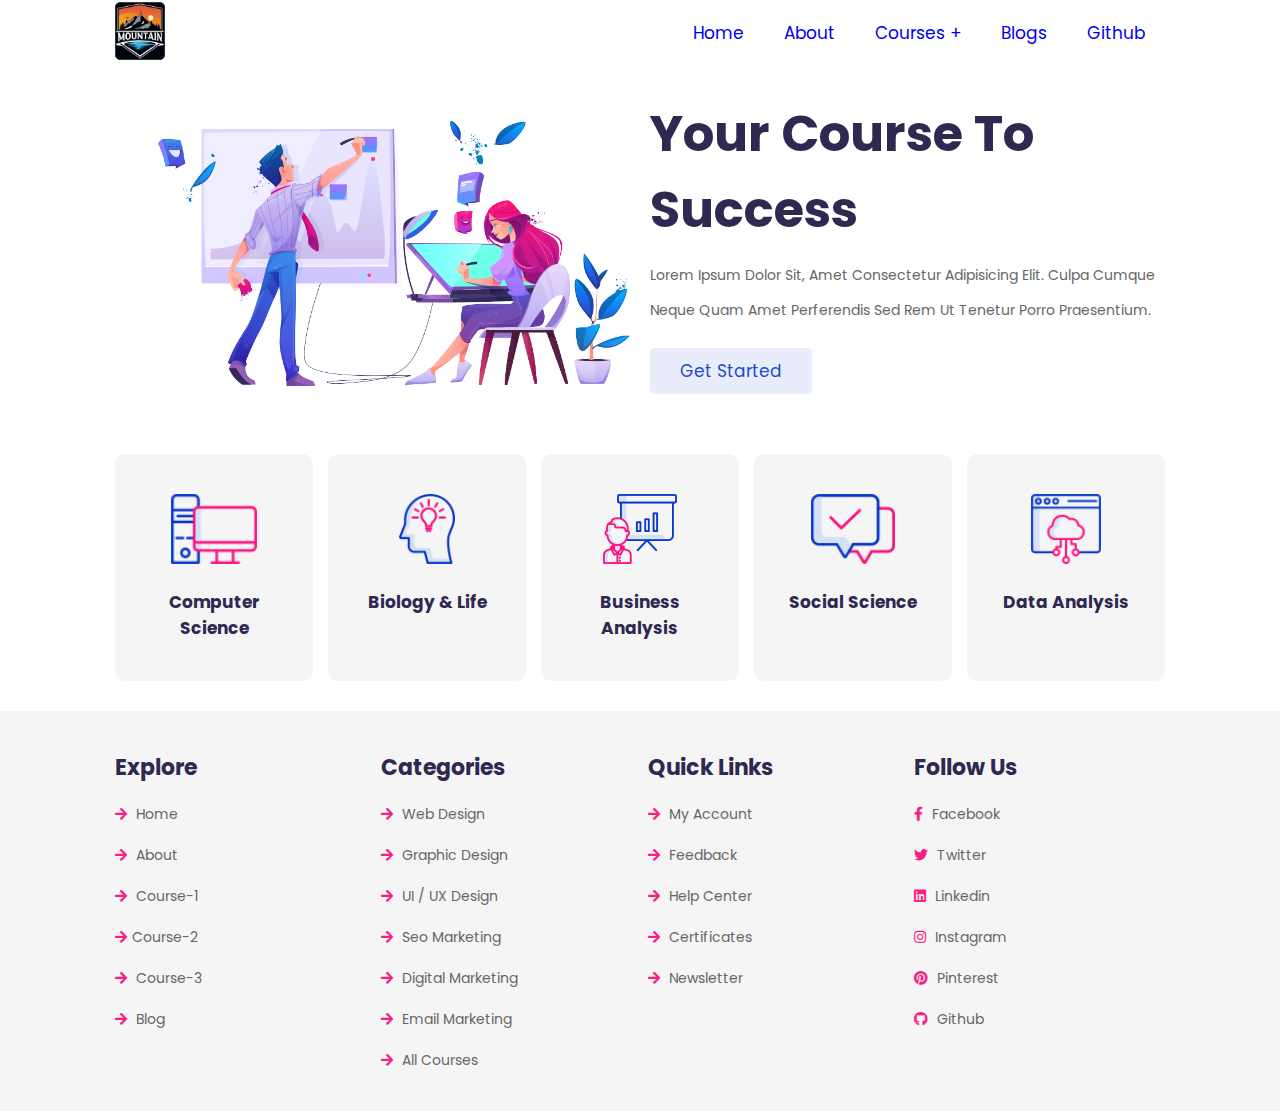
<file: index.html>
<!DOCTYPE html>
<html lang="en">
<head>
    <meta charset="UTF-8">
    <meta http-equiv="X-UA-Compatible" content="IE=edge">
    <meta name="viewport" content="width=device-width, initial-scale=1.0">
    <title>Mountain Coder</title>
    <link rel="icon" type="image/x-icon" href="images/favicon.ico">

    <!-- font awesome cdn link  -->
    <link rel="stylesheet" href="https://cdnjs.cloudflare.com/ajax/libs/font-awesome/5.15.4/css/all.min.css">

    <!-- custom css file link  -->
    <link rel="stylesheet" href="css/style.css">

</head>
<body>
    
<!-- header section starts  -->

<header class="header">

    <a href="index.html" class="logo"> <img src="images/logo.png" alt=""></a>

    <div id="menu-btn" class="fas fa-bars"></div>

    <nav class="navbar">
        <ul>
            <li><a href="index.html">home</a></li>
            <li><a href="about.html">about</a></li>
            <li><a href="#">courses +</a></li>
            <li><a href="blog.html">Blogs</a></li>
            <li><a href="https://github.com/Mountant2021">Github</a></li>
        </ul>
    </nav>

</header>

<!-- header section ends -->

<!-- home section starts  -->

<section class="home">

    <div class="image">
        <img src="images/home-img.png" alt="">
    </div>

    <div class="content">
        <h3>your course to success</h3>
        <p>Lorem ipsum dolor sit, amet consectetur adipisicing elit. Culpa cumque neque quam amet perferendis sed rem ut tenetur porro praesentium.</p>
        <a href="#" class="btn">get started</a>
    </div>

</section>

<!-- home section ends -->

<!-- categories section starts  -->

<section class="category">

    <a href="#" class="box">
        <img src="images/category-1.png" alt="">
        <h3>computer science</h3>
    </a>

    <a href="#" class="box">
        <img src="images/category-2.png" alt="">
        <h3>biology & life</h3>
    </a>

    <a href="#" class="box">
        <img src="images/category-3.png" alt="">
        <h3>business analysis</h3>
    </a>

    <a href="#" class="box">
        <img src="images/category-4.png" alt="">
        <h3>social science</h3>
    </a>

    <a href="#" class="box">
        <img src="images/category-5.png" alt="">
        <h3>data analysis</h3>
    </a>

</section>

<!-- categories section ends -->












<!-- footer section starts  -->

<section class="footer">

    <div class="box-container">

        <div class="box">
            <h3>explore</h3>
            <a href="index.html"> <i class="fas fa-arrow-right"></i> home </a>
            <a href="about.html"> <i class="fas fa-arrow-right"></i> about </a>
            <a href="course-1.html"> <i class="fas fa-arrow-right"></i> course-1 </a>
            <a href="course-2.html"> <i class="fas fa-arrow-right"></i>course-2 </a>
            <a href="course-3.html"> <i class="fas fa-arrow-right"></i> course-3 </a>
            <a href="blog.html"> <i class="fas fa-arrow-right"></i> blog </a>
        </div>

        <div class="box">
            <h3>categories</h3>
            <a href="#"> <i class="fas fa-arrow-right"></i> web design </a>
            <a href="#"> <i class="fas fa-arrow-right"></i> graphic design</a>
            <a href="#"> <i class="fas fa-arrow-right"></i> UI / UX design</a>
            <a href="#"> <i class="fas fa-arrow-right"></i> seo marketing</a>
            <a href="#"> <i class="fas fa-arrow-right"></i> digital marketing</a>
            <a href="#"> <i class="fas fa-arrow-right"></i> email marketing</a>
            <a href="#"> <i class="fas fa-arrow-right"></i> all courses</a>
        </div>

        <div class="box">
            <h3>quick links</h3>
            <a href="#"> <i class="fas fa-arrow-right"></i> my account </a>
            <a href="#"> <i class="fas fa-arrow-right"></i> feedback </a>
            <a href="#"> <i class="fas fa-arrow-right"></i> help center </a>
            <a href="#"> <i class="fas fa-arrow-right"></i> certificates </a>
            <a href="#"> <i class="fas fa-arrow-right"></i> newsletter </a>
        </div>

        <div class="box">
            <h3>follow us</h3>
            <a href="#"> <i class="fab fa-facebook-f"></i> facebook </a>
            <a href="#"> <i class="fab fa-twitter"></i> twitter </a>
            <a href="#"> <i class="fab fa-linkedin"></i> linkedin </a>
            <a href="#"> <i class="fab fa-instagram"></i> instagram </a>
            <a href="#"> <i class="fab fa-pinterest"></i> pinterest </a>
            <a href="#"> <i class="fab fa-github"></i> github </a>
        </div>

    </div>

</section>

<!-- footer section ends -->

<!-- custom js file link  -->
<script src="js/script.js"></script>

</body>
</html>
</file>
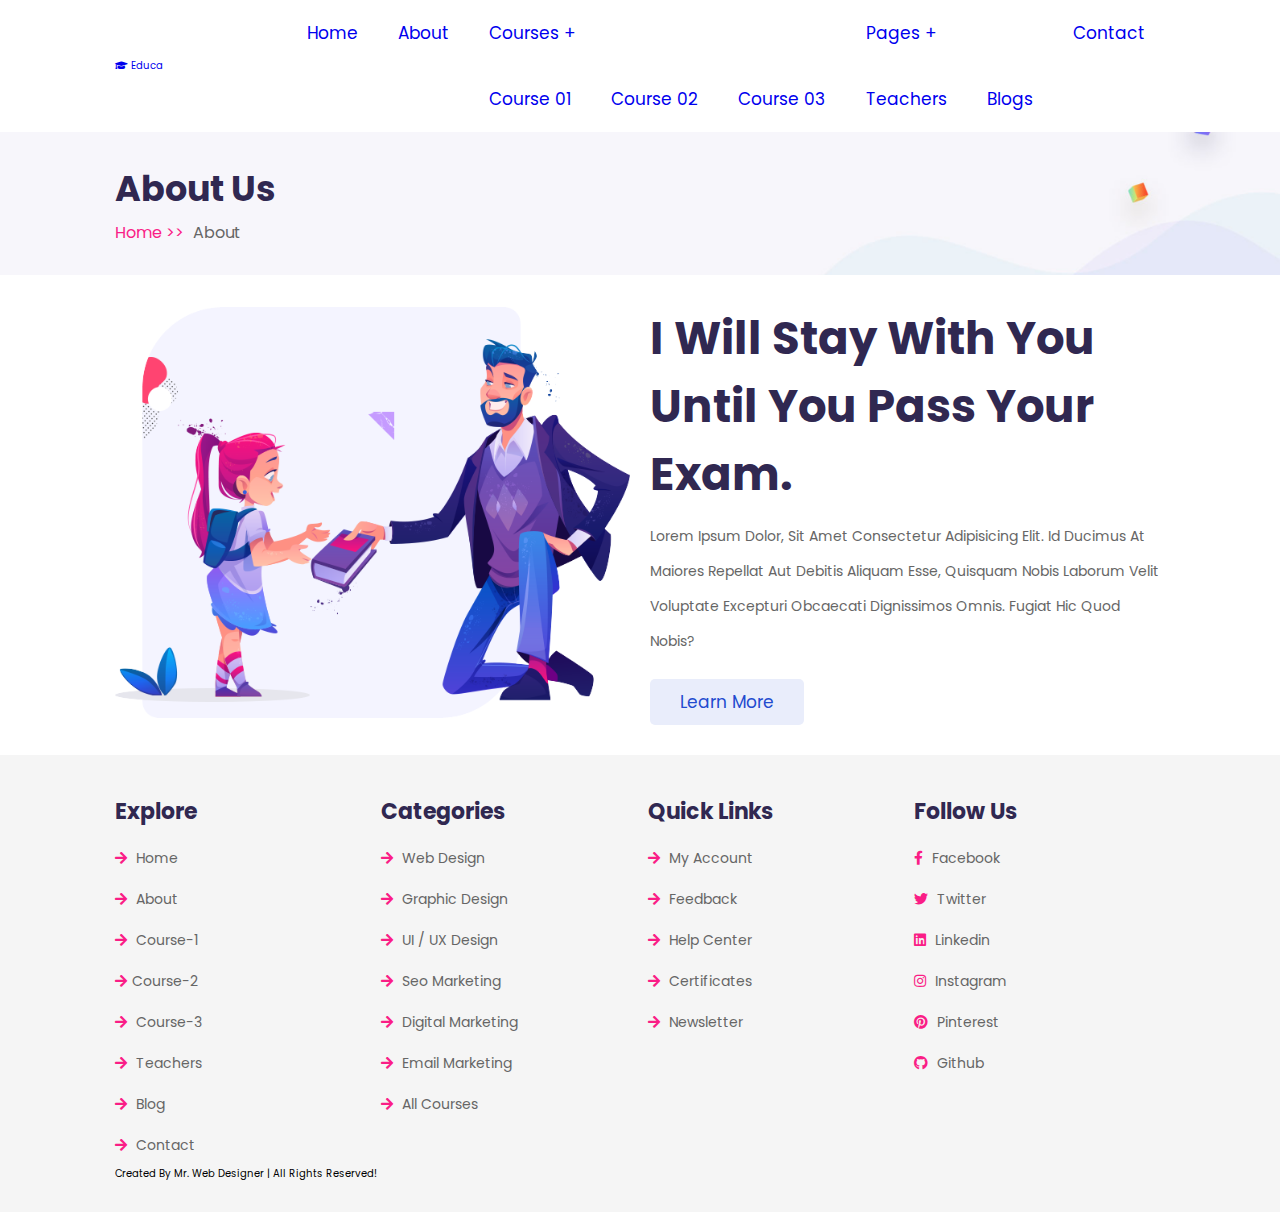
<file: about.html>
<!DOCTYPE html>
<html lang="en">
<head>
    <meta charset="UTF-8">
    <meta http-equiv="X-UA-Compatible" content="IE=edge">
    <meta name="viewport" content="width=device-width, initial-scale=1.0">
    <title>about</title>

    <!-- font awesome cdn link  -->
    <link rel="stylesheet" href="https://cdnjs.cloudflare.com/ajax/libs/font-awesome/5.15.4/css/all.min.css">

    <!-- custom css file link  -->
    <link rel="stylesheet" href="css/style.css">

</head>
<body>
    
<!-- header section starts  -->

<header class="header">

    <a href="home.html" class="logo"> <i class="fas fa-graduation-cap"></i> educa </a>

    <div id="menu-btn" class="fas fa-bars"></div>

    <nav class="navbar">
        <ul>
            <li><a href="home.html">home</a></li>
            <li><a href="about.html">about</a></li>
            <li><a href="#">courses +</a>
                <ul>
                    <li><a href="course-1.html">course 01</a></li>
                    <li><a href="course-2.html">course 02</a></li>
                    <li><a href="course-3.html">course 03</a></li>
                </ul>
            </li>
            <li><a href="#">pages +</a>
                <ul>
                    <li><a href="teachers.html">teachers</a></li>
                    <li><a href="blog.html">blogs</a></li>
                </ul>
            </li>
            <li><a href="contact.html">contact</a></li>
        </ul>
    </nav>

</header>

<!-- header section ends -->

<section class="heading">
    <h3>about us</h3>
    <p> <a href="home.html">home >></a> about </p>
</section>

<!-- about section starts  -->

<section class="about">

    <div class="image">
        <img src="images/about-img.png" alt="">
    </div>

    <div class="content">
        <h3>I will stay with you until you pass your exam.</h3>
        <p>Lorem ipsum dolor, sit amet consectetur adipisicing elit. Id ducimus at maiores repellat aut debitis aliquam esse, quisquam nobis laborum velit voluptate excepturi obcaecati dignissimos omnis. Fugiat hic quod nobis?</p>
        <a href="#" class="btn">learn more</a>
    </div>

</section>

<!-- about section ends -->






















<!-- footer section starts  -->

<section class="footer">

    <div class="box-container">

        <div class="box">
            <h3>explore</h3>
            <a href="home.html"> <i class="fas fa-arrow-right"></i> home </a>
            <a href="about.html"> <i class="fas fa-arrow-right"></i> about </a>
            <a href="course-1.html"> <i class="fas fa-arrow-right"></i> course-1 </a>
            <a href="course-2.html"> <i class="fas fa-arrow-right"></i>course-2 </a>
            <a href="course-3.html"> <i class="fas fa-arrow-right"></i> course-3 </a>
            <a href="teachers.html"> <i class="fas fa-arrow-right"></i> teachers </a>
            <a href="blog.html"> <i class="fas fa-arrow-right"></i> blog </a>
            <a href="contact.html"> <i class="fas fa-arrow-right"></i> contact </a>
        </div>

        <div class="box">
            <h3>categories</h3>
            <a href="#"> <i class="fas fa-arrow-right"></i> web design </a>
            <a href="#"> <i class="fas fa-arrow-right"></i> graphic design</a>
            <a href="#"> <i class="fas fa-arrow-right"></i> UI / UX design</a>
            <a href="#"> <i class="fas fa-arrow-right"></i> seo marketing</a>
            <a href="#"> <i class="fas fa-arrow-right"></i> digital marketing</a>
            <a href="#"> <i class="fas fa-arrow-right"></i> email marketing</a>
            <a href="#"> <i class="fas fa-arrow-right"></i> all courses</a>
        </div>

        <div class="box">
            <h3>quick links</h3>
            <a href="#"> <i class="fas fa-arrow-right"></i> my account </a>
            <a href="#"> <i class="fas fa-arrow-right"></i> feedback </a>
            <a href="#"> <i class="fas fa-arrow-right"></i> help center </a>
            <a href="#"> <i class="fas fa-arrow-right"></i> certificates </a>
            <a href="#"> <i class="fas fa-arrow-right"></i> newsletter </a>
        </div>

        <div class="box">
            <h3>follow us</h3>
            <a href="#"> <i class="fab fa-facebook-f"></i> facebook </a>
            <a href="#"> <i class="fab fa-twitter"></i> twitter </a>
            <a href="#"> <i class="fab fa-linkedin"></i> linkedin </a>
            <a href="#"> <i class="fab fa-instagram"></i> instagram </a>
            <a href="#"> <i class="fab fa-pinterest"></i> pinterest </a>
            <a href="#"> <i class="fab fa-github"></i> github </a>
        </div>

    </div>

    <div class="credit"> created by <span>mr. web designer</span> | all rights reserved! </div>

</section>

<!-- footer section ends -->

<!-- custom js file link  -->
<script src="js/script.js"></script>

</body>
</html>
</file>
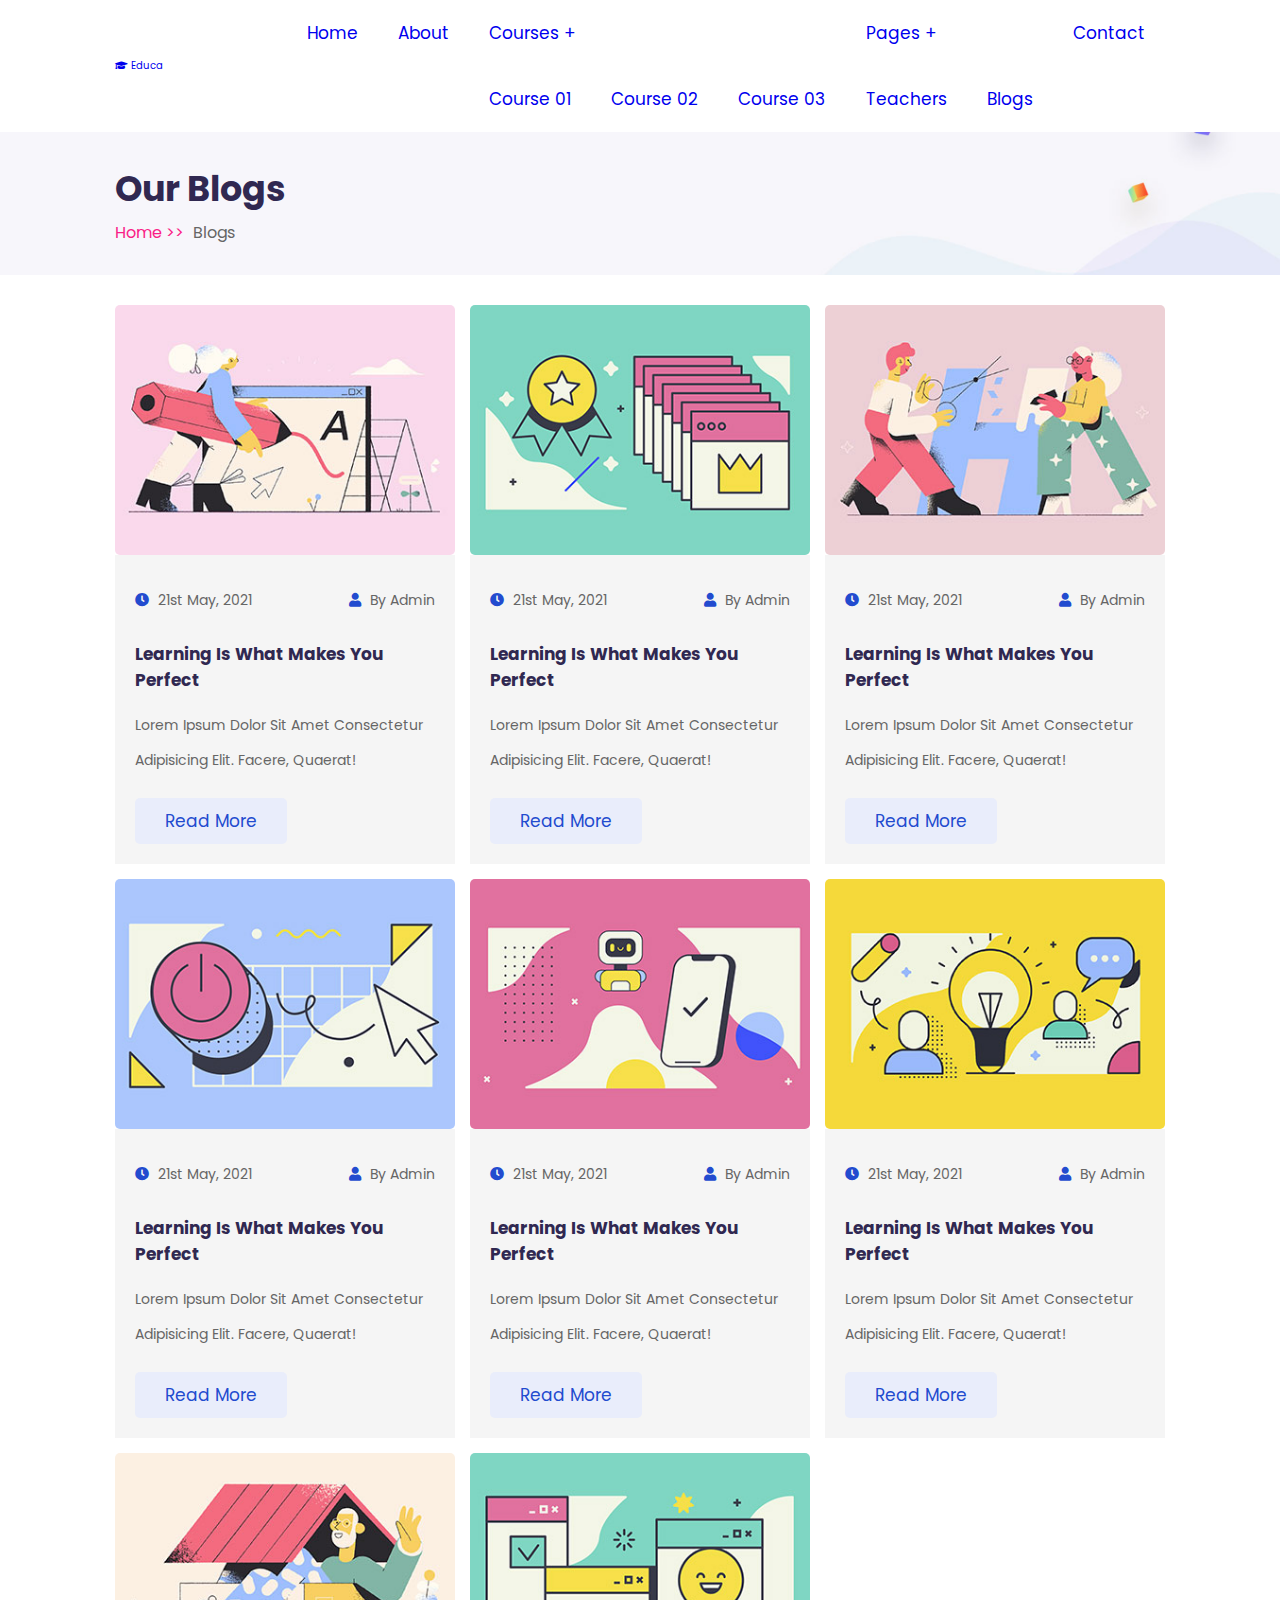
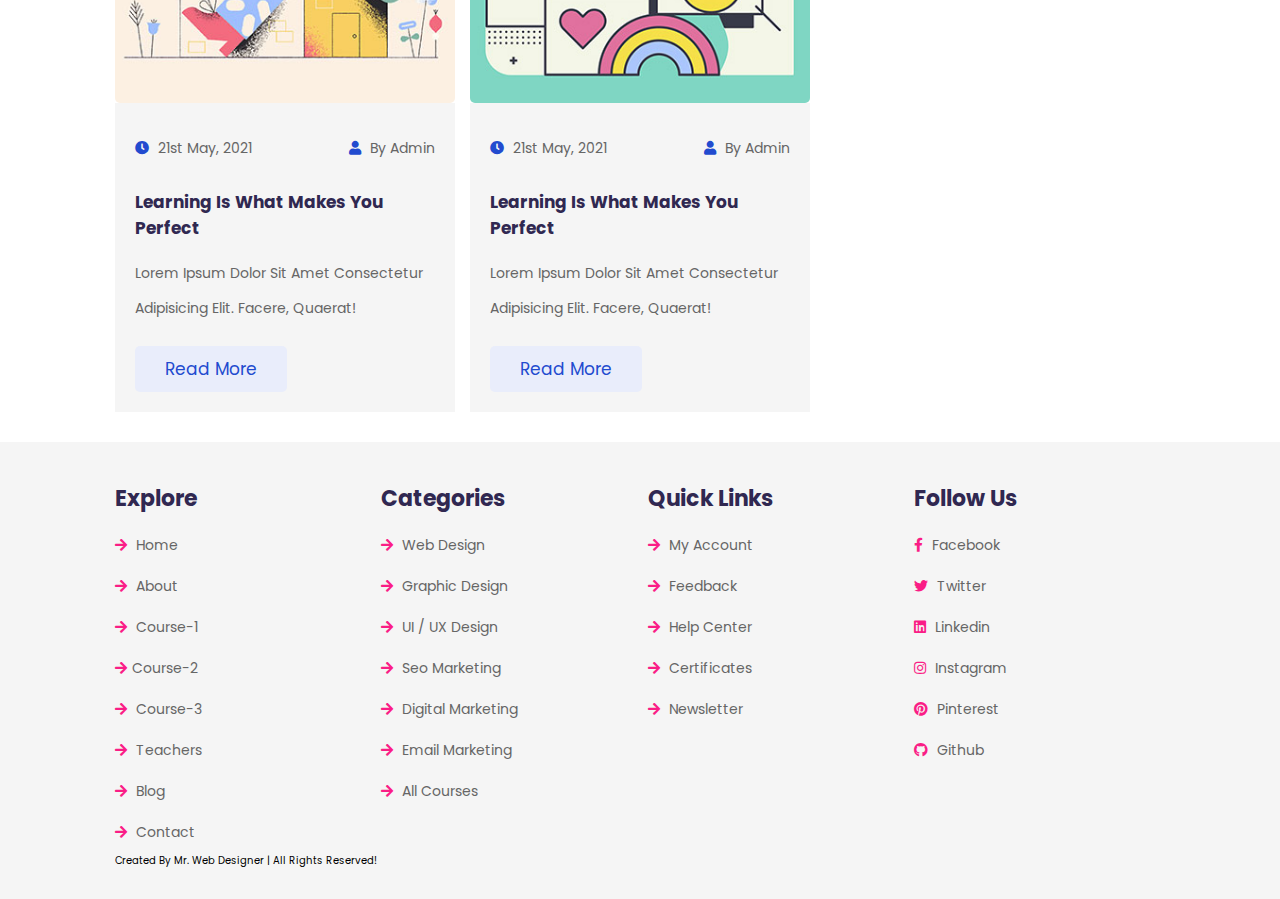
<file: blog.html>
<!DOCTYPE html>
<html lang="en">
<head>
    <meta charset="UTF-8">
    <meta http-equiv="X-UA-Compatible" content="IE=edge">
    <meta name="viewport" content="width=device-width, initial-scale=1.0">
    <title>blog</title>

    <!-- font awesome cdn link  -->
    <link rel="stylesheet" href="https://cdnjs.cloudflare.com/ajax/libs/font-awesome/5.15.4/css/all.min.css">

    <!-- custom css file link  -->
    <link rel="stylesheet" href="css/style.css">

</head>
<body>
    
<!-- header section starts  -->

<header class="header">

    <a href="home.html" class="logo"> <i class="fas fa-graduation-cap"></i> educa </a>

    <div id="menu-btn" class="fas fa-bars"></div>

    <nav class="navbar">
        <ul>
            <li><a href="home.html">home</a></li>
            <li><a href="about.html">about</a></li>
            <li><a href="#">courses +</a>
                <ul>
                    <li><a href="course-1.html">course 01</a></li>
                    <li><a href="course-2.html">course 02</a></li>
                    <li><a href="course-3.html">course 03</a></li>
                </ul>
            </li>
            <li><a href="#">pages +</a>
                <ul>
                    <li><a href="teachers.html">teachers</a></li>
                    <li><a href="blog.html">blogs</a></li>
                </ul>
            </li>
            <li><a href="contact.html">contact</a></li>
        </ul>
    </nav>

</header>

<!-- header section ends -->

<section class="heading">
    <h3>our blogs</h3>
    <p> <a href="home.html">home >></a> blogs </p>
</section>

<!-- blog section starts  -->

<section class="blog">

    <div class="box">
        <div class="image">
            <img src="images/blog-1.jpg" alt="">
        </div>
        <div class="content">
            <div class="icons">
                <a href="#"> <i class="fas fa-clock"></i> 21st may, 2021 </a>
                <a href="#"> <i class="fas fa-user"></i> by admin </a>
            </div>
            <h3>learning is what makes you perfect</h3>
            <p>Lorem ipsum dolor sit amet consectetur adipisicing elit. Facere, quaerat!</p>
            <a href="#" class="btn">read more</a>
        </div>
    </div>

    <div class="box">
        <div class="image">
            <img src="images/blog-2.jpg" alt="">
        </div>
        <div class="content">
            <div class="icons">
                <a href="#"> <i class="fas fa-clock"></i> 21st may, 2021 </a>
                <a href="#"> <i class="fas fa-user"></i> by admin </a>
            </div>
            <h3>learning is what makes you perfect</h3>
            <p>Lorem ipsum dolor sit amet consectetur adipisicing elit. Facere, quaerat!</p>
            <a href="#" class="btn">read more</a>
        </div>
    </div>

    <div class="box">
        <div class="image">
            <img src="images/blog-3.jpg" alt="">
        </div>
        <div class="content">
            <div class="icons">
                <a href="#"> <i class="fas fa-clock"></i> 21st may, 2021 </a>
                <a href="#"> <i class="fas fa-user"></i> by admin </a>
            </div>
            <h3>learning is what makes you perfect</h3>
            <p>Lorem ipsum dolor sit amet consectetur adipisicing elit. Facere, quaerat!</p>
            <a href="#" class="btn">read more</a>
        </div>
    </div>

    <div class="box">
        <div class="image">
            <img src="images/blog-4.jpg" alt="">
        </div>
        <div class="content">
            <div class="icons">
                <a href="#"> <i class="fas fa-clock"></i> 21st may, 2021 </a>
                <a href="#"> <i class="fas fa-user"></i> by admin </a>
            </div>
            <h3>learning is what makes you perfect</h3>
            <p>Lorem ipsum dolor sit amet consectetur adipisicing elit. Facere, quaerat!</p>
            <a href="#" class="btn">read more</a>
        </div>
    </div>

    <div class="box">
        <div class="image">
            <img src="images/blog-5.jpg" alt="">
        </div>
        <div class="content">
            <div class="icons">
                <a href="#"> <i class="fas fa-clock"></i> 21st may, 2021 </a>
                <a href="#"> <i class="fas fa-user"></i> by admin </a>
            </div>
            <h3>learning is what makes you perfect</h3>
            <p>Lorem ipsum dolor sit amet consectetur adipisicing elit. Facere, quaerat!</p>
            <a href="#" class="btn">read more</a>
        </div>
    </div>

    <div class="box">
        <div class="image">
            <img src="images/blog-6.jpg" alt="">
        </div>
        <div class="content">
            <div class="icons">
                <a href="#"> <i class="fas fa-clock"></i> 21st may, 2021 </a>
                <a href="#"> <i class="fas fa-user"></i> by admin </a>
            </div>
            <h3>learning is what makes you perfect</h3>
            <p>Lorem ipsum dolor sit amet consectetur adipisicing elit. Facere, quaerat!</p>
            <a href="#" class="btn">read more</a>
        </div>
    </div>

    <div class="box">
        <div class="image">
            <img src="images/blog-7.jpg" alt="">
        </div>
        <div class="content">
            <div class="icons">
                <a href="#"> <i class="fas fa-clock"></i> 21st may, 2021 </a>
                <a href="#"> <i class="fas fa-user"></i> by admin </a>
            </div>
            <h3>learning is what makes you perfect</h3>
            <p>Lorem ipsum dolor sit amet consectetur adipisicing elit. Facere, quaerat!</p>
            <a href="#" class="btn">read more</a>
        </div>
    </div>

    <div class="box">
        <div class="image">
            <img src="images/blog-8.jpg" alt="">
        </div>
        <div class="content">
            <div class="icons">
                <a href="#"> <i class="fas fa-clock"></i> 21st may, 2021 </a>
                <a href="#"> <i class="fas fa-user"></i> by admin </a>
            </div>
            <h3>learning is what makes you perfect</h3>
            <p>Lorem ipsum dolor sit amet consectetur adipisicing elit. Facere, quaerat!</p>
            <a href="#" class="btn">read more</a>
        </div>
    </div>

</section>

<!-- blog section ends -->












<!-- footer section starts  -->

<section class="footer">

    <div class="box-container">

        <div class="box">
            <h3>explore</h3>
            <a href="home.html"> <i class="fas fa-arrow-right"></i> home </a>
            <a href="about.html"> <i class="fas fa-arrow-right"></i> about </a>
            <a href="course-1.html"> <i class="fas fa-arrow-right"></i> course-1 </a>
            <a href="course-2.html"> <i class="fas fa-arrow-right"></i>course-2 </a>
            <a href="course-3.html"> <i class="fas fa-arrow-right"></i> course-3 </a>
            <a href="teachers.html"> <i class="fas fa-arrow-right"></i> teachers </a>
            <a href="blog.html"> <i class="fas fa-arrow-right"></i> blog </a>
            <a href="contact.html"> <i class="fas fa-arrow-right"></i> contact </a>
        </div>

        <div class="box">
            <h3>categories</h3>
            <a href="#"> <i class="fas fa-arrow-right"></i> web design </a>
            <a href="#"> <i class="fas fa-arrow-right"></i> graphic design</a>
            <a href="#"> <i class="fas fa-arrow-right"></i> UI / UX design</a>
            <a href="#"> <i class="fas fa-arrow-right"></i> seo marketing</a>
            <a href="#"> <i class="fas fa-arrow-right"></i> digital marketing</a>
            <a href="#"> <i class="fas fa-arrow-right"></i> email marketing</a>
            <a href="#"> <i class="fas fa-arrow-right"></i> all courses</a>
        </div>

        <div class="box">
            <h3>quick links</h3>
            <a href="#"> <i class="fas fa-arrow-right"></i> my account </a>
            <a href="#"> <i class="fas fa-arrow-right"></i> feedback </a>
            <a href="#"> <i class="fas fa-arrow-right"></i> help center </a>
            <a href="#"> <i class="fas fa-arrow-right"></i> certificates </a>
            <a href="#"> <i class="fas fa-arrow-right"></i> newsletter </a>
        </div>

        <div class="box">
            <h3>follow us</h3>
            <a href="#"> <i class="fab fa-facebook-f"></i> facebook </a>
            <a href="#"> <i class="fab fa-twitter"></i> twitter </a>
            <a href="#"> <i class="fab fa-linkedin"></i> linkedin </a>
            <a href="#"> <i class="fab fa-instagram"></i> instagram </a>
            <a href="#"> <i class="fab fa-pinterest"></i> pinterest </a>
            <a href="#"> <i class="fab fa-github"></i> github </a>
        </div>

    </div>

    <div class="credit"> created by <span>mr. web designer</span> | all rights reserved! </div>

</section>

<!-- footer section ends -->

<!-- custom js file link  -->
<script src="js/script.js"></script>

</body>
</html>
</file>
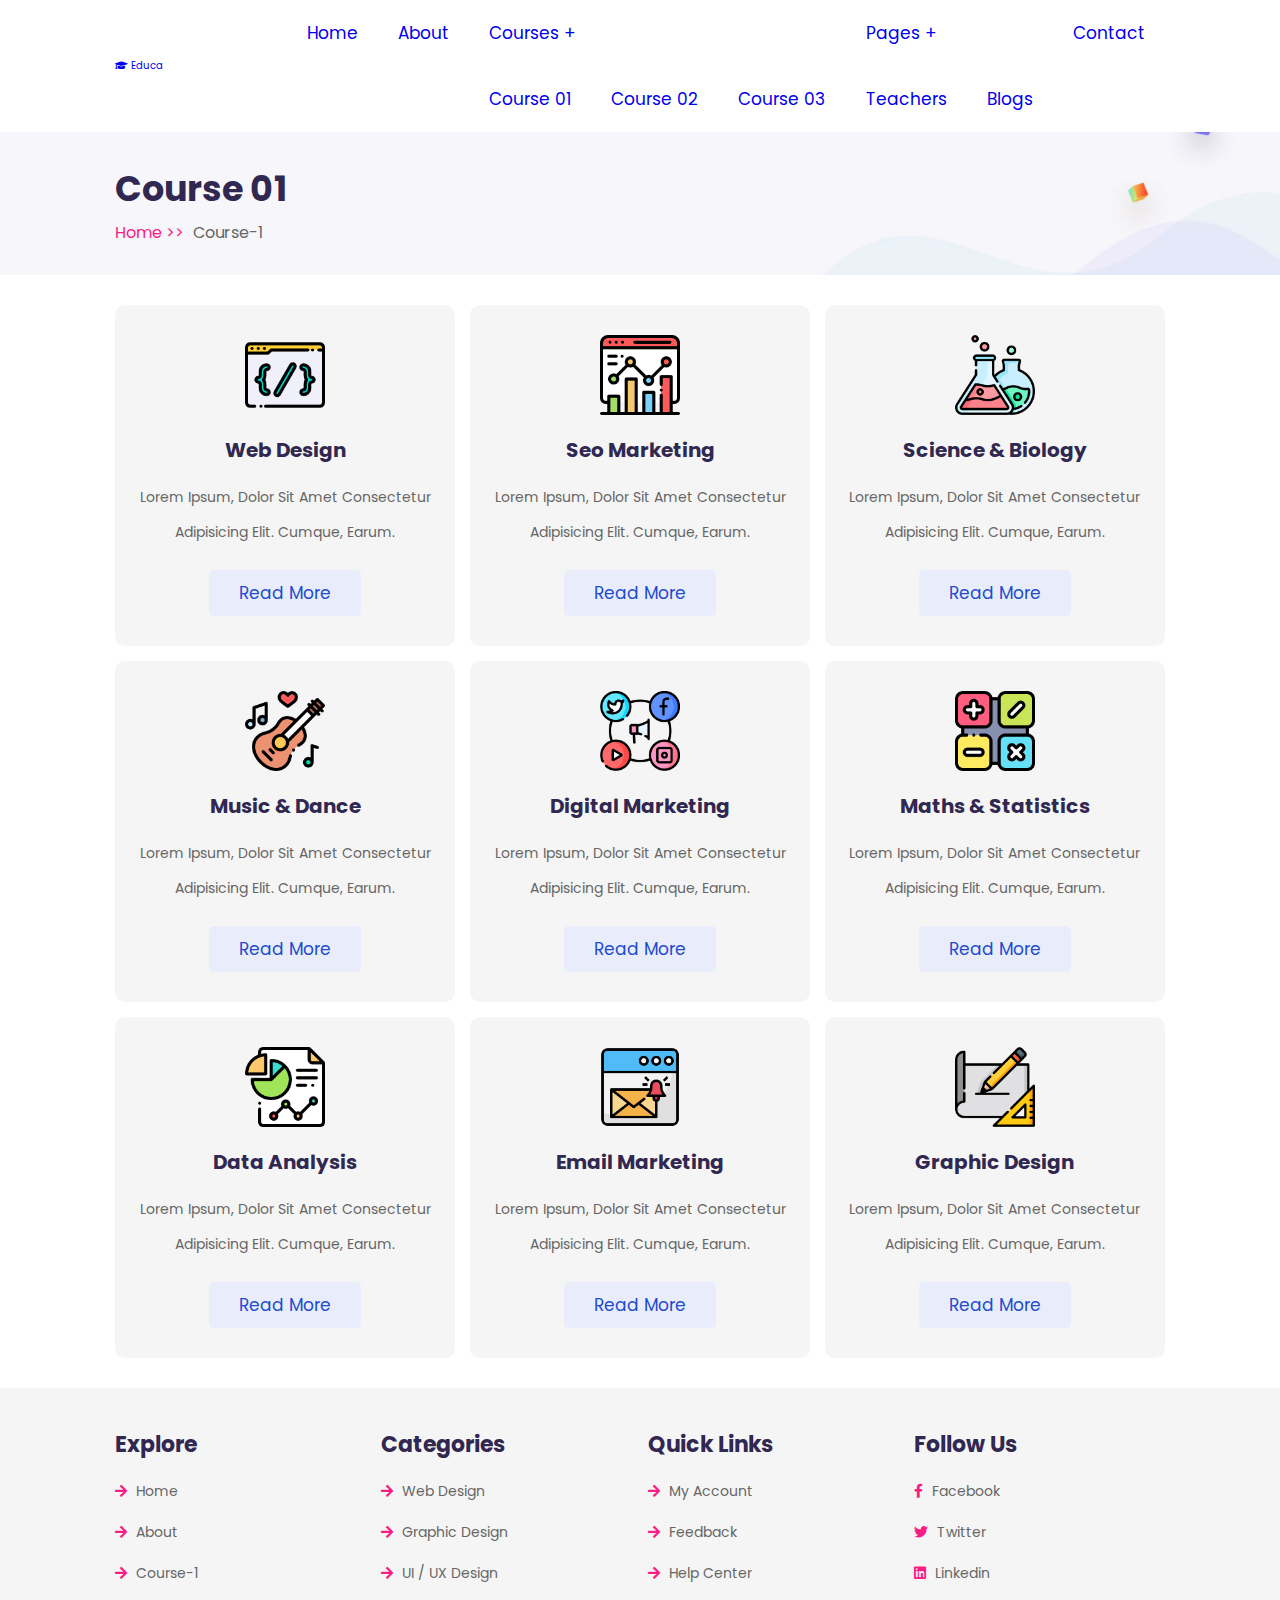
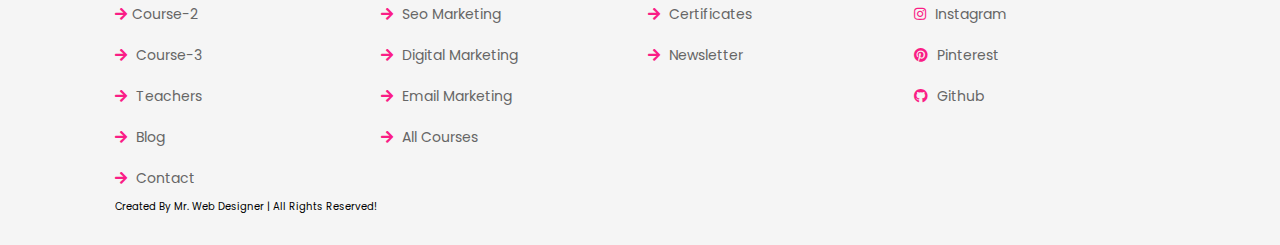
<file: course-1.html>
<!DOCTYPE html>
<html lang="en">
<head>
    <meta charset="UTF-8">
    <meta http-equiv="X-UA-Compatible" content="IE=edge">
    <meta name="viewport" content="width=device-width, initial-scale=1.0">
    <title>course-1</title>

    <!-- font awesome cdn link  -->
    <link rel="stylesheet" href="https://cdnjs.cloudflare.com/ajax/libs/font-awesome/5.15.4/css/all.min.css">

    <!-- custom css file link  -->
    <link rel="stylesheet" href="css/style.css">

</head>
<body>
    
<!-- header section starts  -->

<header class="header">

    <a href="home.html" class="logo"> <i class="fas fa-graduation-cap"></i> educa </a>

    <div id="menu-btn" class="fas fa-bars"></div>

    <nav class="navbar">
        <ul>
            <li><a href="home.html">home</a></li>
            <li><a href="about.html">about</a></li>
            <li><a href="#">courses +</a>
                <ul>
                    <li><a href="course-1.html">course 01</a></li>
                    <li><a href="course-2.html">course 02</a></li>
                    <li><a href="course-3.html">course 03</a></li>
                </ul>
            </li>
            <li><a href="#">pages +</a>
                <ul>
                    <li><a href="teachers.html">teachers</a></li>
                    <li><a href="blog.html">blogs</a></li>
                </ul>
            </li>
            <li><a href="contact.html">contact</a></li>
        </ul>
    </nav>

</header>

<!-- header section ends -->

<section class="heading">
    <h3>course 01</h3>
    <p> <a href="home.html">home >></a> course-1 </p>
</section>

<!-- course-1 section starts  -->

<section class="course-1">

    <div class="box">
        <img src="images/course-1.png" alt="">
        <h3>web design</h3>
        <p>Lorem ipsum, dolor sit amet consectetur adipisicing elit. Cumque, earum.</p>
        <a href="#" class="btn">read more</a>
    </div>

    <div class="box">
        <img src="images/course-2.png" alt="">
        <h3>seo marketing</h3>
        <p>Lorem ipsum, dolor sit amet consectetur adipisicing elit. Cumque, earum.</p>
        <a href="#" class="btn">read more</a>
    </div>

    <div class="box">
        <img src="images/course-3.png" alt="">
        <h3>science & biology</h3>
        <p>Lorem ipsum, dolor sit amet consectetur adipisicing elit. Cumque, earum.</p>
        <a href="#" class="btn">read more</a>
    </div>

    <div class="box">
        <img src="images/course-4.png" alt="">
        <h3>music & dance</h3>
        <p>Lorem ipsum, dolor sit amet consectetur adipisicing elit. Cumque, earum.</p>
        <a href="#" class="btn">read more</a>
    </div>

    <div class="box">
        <img src="images/course-5.png" alt="">
        <h3>digital marketing</h3>
        <p>Lorem ipsum, dolor sit amet consectetur adipisicing elit. Cumque, earum.</p>
        <a href="#" class="btn">read more</a>
    </div>

    <div class="box">
        <img src="images/course-6.png" alt="">
        <h3>maths & statistics</h3>
        <p>Lorem ipsum, dolor sit amet consectetur adipisicing elit. Cumque, earum.</p>
        <a href="#" class="btn">read more</a>
    </div>

    <div class="box">
        <img src="images/course-7.png" alt="">
        <h3>data analysis</h3>
        <p>Lorem ipsum, dolor sit amet consectetur adipisicing elit. Cumque, earum.</p>
        <a href="#" class="btn">read more</a>
    </div>

    <div class="box">
        <img src="images/course-8.png" alt="">
        <h3>email marketing</h3>
        <p>Lorem ipsum, dolor sit amet consectetur adipisicing elit. Cumque, earum.</p>
        <a href="#" class="btn">read more</a>
    </div>

    <div class="box">
        <img src="images/course-9.png" alt="">
        <h3>graphic design</h3>
        <p>Lorem ipsum, dolor sit amet consectetur adipisicing elit. Cumque, earum.</p>
        <a href="#" class="btn">read more</a>
    </div>

</section>

<!-- course-1 section ends -->














<!-- footer section starts  -->

<section class="footer">

    <div class="box-container">

        <div class="box">
            <h3>explore</h3>
            <a href="home.html"> <i class="fas fa-arrow-right"></i> home </a>
            <a href="about.html"> <i class="fas fa-arrow-right"></i> about </a>
            <a href="course-1.html"> <i class="fas fa-arrow-right"></i> course-1 </a>
            <a href="course-2.html"> <i class="fas fa-arrow-right"></i>course-2 </a>
            <a href="course-3.html"> <i class="fas fa-arrow-right"></i> course-3 </a>
            <a href="teachers.html"> <i class="fas fa-arrow-right"></i> teachers </a>
            <a href="blog.html"> <i class="fas fa-arrow-right"></i> blog </a>
            <a href="contact.html"> <i class="fas fa-arrow-right"></i> contact </a>
        </div>

        <div class="box">
            <h3>categories</h3>
            <a href="#"> <i class="fas fa-arrow-right"></i> web design </a>
            <a href="#"> <i class="fas fa-arrow-right"></i> graphic design</a>
            <a href="#"> <i class="fas fa-arrow-right"></i> UI / UX design</a>
            <a href="#"> <i class="fas fa-arrow-right"></i> seo marketing</a>
            <a href="#"> <i class="fas fa-arrow-right"></i> digital marketing</a>
            <a href="#"> <i class="fas fa-arrow-right"></i> email marketing</a>
            <a href="#"> <i class="fas fa-arrow-right"></i> all courses</a>
        </div>

        <div class="box">
            <h3>quick links</h3>
            <a href="#"> <i class="fas fa-arrow-right"></i> my account </a>
            <a href="#"> <i class="fas fa-arrow-right"></i> feedback </a>
            <a href="#"> <i class="fas fa-arrow-right"></i> help center </a>
            <a href="#"> <i class="fas fa-arrow-right"></i> certificates </a>
            <a href="#"> <i class="fas fa-arrow-right"></i> newsletter </a>
        </div>

        <div class="box">
            <h3>follow us</h3>
            <a href="#"> <i class="fab fa-facebook-f"></i> facebook </a>
            <a href="#"> <i class="fab fa-twitter"></i> twitter </a>
            <a href="#"> <i class="fab fa-linkedin"></i> linkedin </a>
            <a href="#"> <i class="fab fa-instagram"></i> instagram </a>
            <a href="#"> <i class="fab fa-pinterest"></i> pinterest </a>
            <a href="#"> <i class="fab fa-github"></i> github </a>
        </div>

    </div>

    <div class="credit"> created by <span>mr. web designer</span> | all rights reserved! </div>

</section>

<!-- footer section ends -->

<!-- custom js file link  -->
<script src="js/script.js"></script>

</body>
</html>
</file>
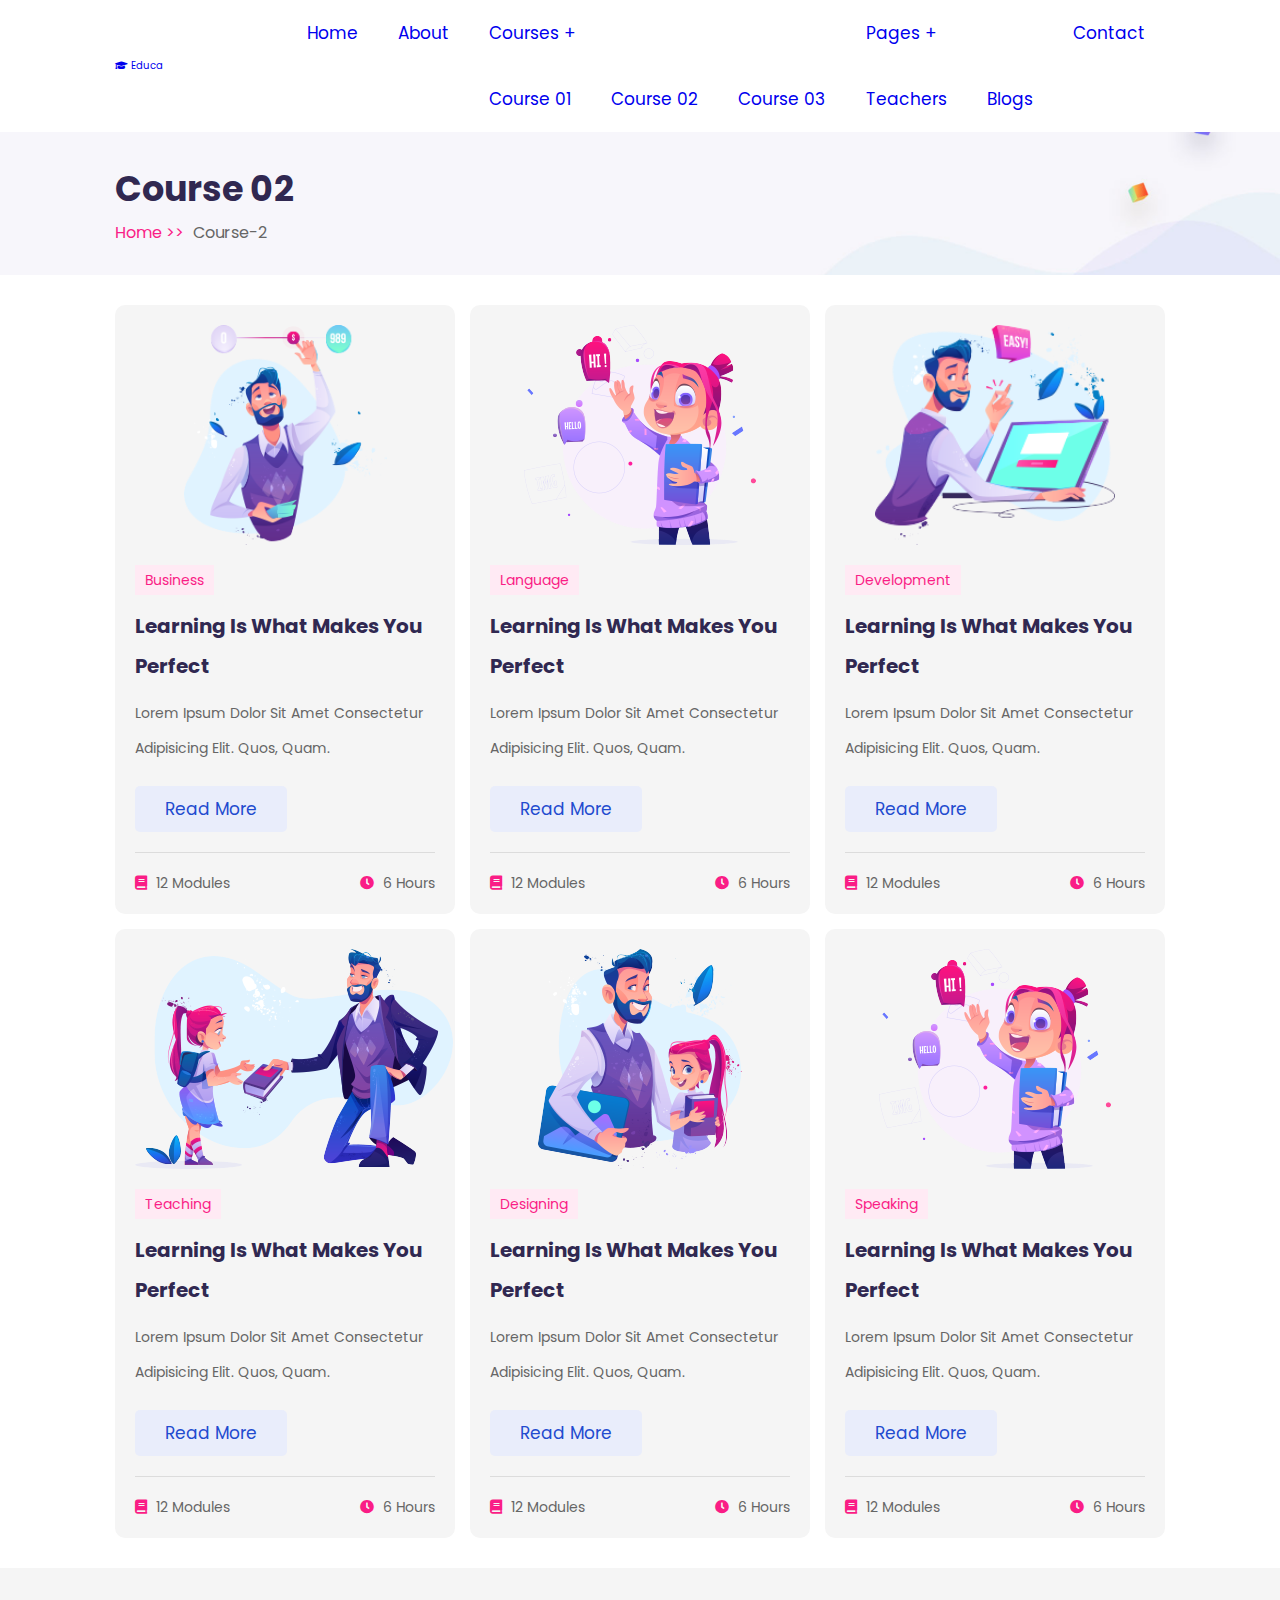
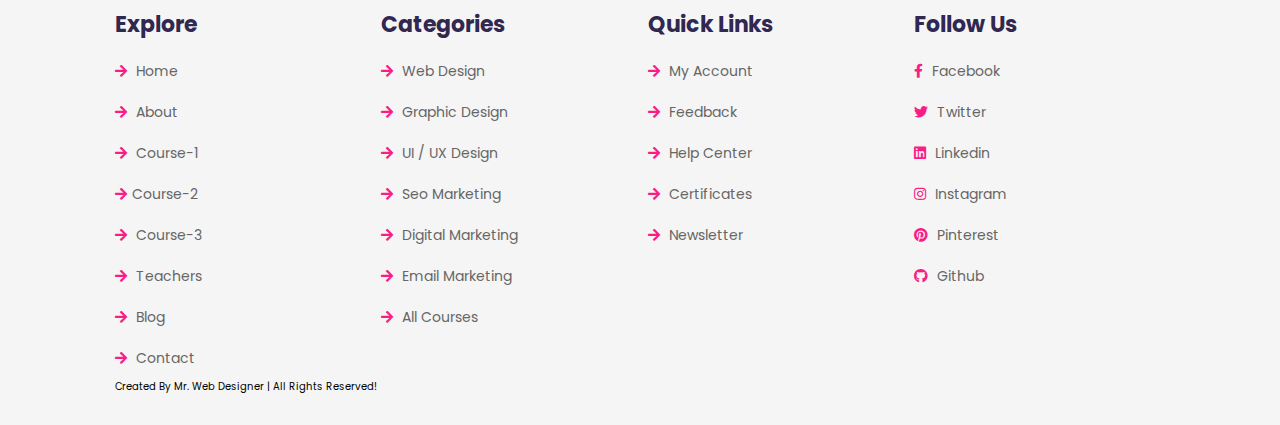
<file: course-2.html>
<!DOCTYPE html>
<html lang="en">
<head>
    <meta charset="UTF-8">
    <meta http-equiv="X-UA-Compatible" content="IE=edge">
    <meta name="viewport" content="width=device-width, initial-scale=1.0">
    <title>course-2</title>

    <!-- font awesome cdn link  -->
    <link rel="stylesheet" href="https://cdnjs.cloudflare.com/ajax/libs/font-awesome/5.15.4/css/all.min.css">

    <!-- custom css file link  -->
    <link rel="stylesheet" href="css/style.css">

</head>
<body>
    
<!-- header section starts  -->

<header class="header">

    <a href="home.html" class="logo"> <i class="fas fa-graduation-cap"></i> educa </a>

    <div id="menu-btn" class="fas fa-bars"></div>

    <nav class="navbar">
        <ul>
            <li><a href="home.html">home</a></li>
            <li><a href="about.html">about</a></li>
            <li><a href="#">courses +</a>
                <ul>
                    <li><a href="course-1.html">course 01</a></li>
                    <li><a href="course-2.html">course 02</a></li>
                    <li><a href="course-3.html">course 03</a></li>
                </ul>
            </li>
            <li><a href="#">pages +</a>
                <ul>
                    <li><a href="teachers.html">teachers</a></li>
                    <li><a href="blog.html">blogs</a></li>
                </ul>
            </li>
            <li><a href="contact.html">contact</a></li>
        </ul>
    </nav>

</header>

<!-- header section ends -->

<section class="heading">
    <h3>course 02</h3>
    <p> <a href="home.html">home >></a> course-2 </p>
</section>

<!-- course-2 section starts  -->

<section class="course-2">

    <div class="box">
        <div class="image">
            <img src="images/main-course-1.png" alt="">
        </div>
        <div class="content">
            <span>business</span>
            <h3>learning is what makes you perfect</h3>
            <p>Lorem ipsum dolor sit amet consectetur adipisicing elit. Quos, quam.</p>
            <a href="#" class="btn">read more</a>
            <div class="icons">
                <a href="#"> <i class="fas fa-book"></i> 12 modules </a>
                <a href="#"> <i class="fas fa-clock"></i> 6 hours </a>
            </div>
        </div>
    </div>

    <div class="box">
        <div class="image">
            <img src="images/main-course-2.png" alt="">
        </div>
        <div class="content">
            <span>language</span>
            <h3>learning is what makes you perfect</h3>
            <p>Lorem ipsum dolor sit amet consectetur adipisicing elit. Quos, quam.</p>
            <a href="#" class="btn">read more</a>
            <div class="icons">
                <a href="#"> <i class="fas fa-book"></i> 12 modules </a>
                <a href="#"> <i class="fas fa-clock"></i> 6 hours </a>
            </div>
        </div>
    </div>

    <div class="box">
        <div class="image">
            <img src="images/main-course-3.png" alt="">
        </div>
        <div class="content">
            <span>development</span>
            <h3>learning is what makes you perfect</h3>
            <p>Lorem ipsum dolor sit amet consectetur adipisicing elit. Quos, quam.</p>
            <a href="#" class="btn">read more</a>
            <div class="icons">
                <a href="#"> <i class="fas fa-book"></i> 12 modules </a>
                <a href="#"> <i class="fas fa-clock"></i> 6 hours </a>
            </div>
        </div>
    </div>

    <div class="box">
        <div class="image">
            <img src="images/main-course-4.png" alt="">
        </div>
        <div class="content">
            <span>teaching</span>
            <h3>learning is what makes you perfect</h3>
            <p>Lorem ipsum dolor sit amet consectetur adipisicing elit. Quos, quam.</p>
            <a href="#" class="btn">read more</a>
            <div class="icons">
                <a href="#"> <i class="fas fa-book"></i> 12 modules </a>
                <a href="#"> <i class="fas fa-clock"></i> 6 hours </a>
            </div>
        </div>
    </div>

    <div class="box">
        <div class="image">
            <img src="images/main-course-5.png" alt="">
        </div>
        <div class="content">
            <span>designing</span>
            <h3>learning is what makes you perfect</h3>
            <p>Lorem ipsum dolor sit amet consectetur adipisicing elit. Quos, quam.</p>
            <a href="#" class="btn">read more</a>
            <div class="icons">
                <a href="#"> <i class="fas fa-book"></i> 12 modules </a>
                <a href="#"> <i class="fas fa-clock"></i> 6 hours </a>
            </div>
        </div>
    </div>

    <div class="box">
        <div class="image">
            <img src="images/main-course-6.png" alt="">
        </div>
        <div class="content">
            <span>speaking</span>
            <h3>learning is what makes you perfect</h3>
            <p>Lorem ipsum dolor sit amet consectetur adipisicing elit. Quos, quam.</p>
            <a href="#" class="btn">read more</a>
            <div class="icons">
                <a href="#"> <i class="fas fa-book"></i> 12 modules </a>
                <a href="#"> <i class="fas fa-clock"></i> 6 hours </a>
            </div>
        </div>
    </div>

</section>

<!-- course-2 section ends -->














<!-- footer section starts  -->

<section class="footer">

    <div class="box-container">

        <div class="box">
            <h3>explore</h3>
            <a href="home.html"> <i class="fas fa-arrow-right"></i> home </a>
            <a href="about.html"> <i class="fas fa-arrow-right"></i> about </a>
            <a href="course-1.html"> <i class="fas fa-arrow-right"></i> course-1 </a>
            <a href="course-2.html"> <i class="fas fa-arrow-right"></i>course-2 </a>
            <a href="course-3.html"> <i class="fas fa-arrow-right"></i> course-3 </a>
            <a href="teachers.html"> <i class="fas fa-arrow-right"></i> teachers </a>
            <a href="blog.html"> <i class="fas fa-arrow-right"></i> blog </a>
            <a href="contact.html"> <i class="fas fa-arrow-right"></i> contact </a>
        </div>

        <div class="box">
            <h3>categories</h3>
            <a href="#"> <i class="fas fa-arrow-right"></i> web design </a>
            <a href="#"> <i class="fas fa-arrow-right"></i> graphic design</a>
            <a href="#"> <i class="fas fa-arrow-right"></i> UI / UX design</a>
            <a href="#"> <i class="fas fa-arrow-right"></i> seo marketing</a>
            <a href="#"> <i class="fas fa-arrow-right"></i> digital marketing</a>
            <a href="#"> <i class="fas fa-arrow-right"></i> email marketing</a>
            <a href="#"> <i class="fas fa-arrow-right"></i> all courses</a>
        </div>

        <div class="box">
            <h3>quick links</h3>
            <a href="#"> <i class="fas fa-arrow-right"></i> my account </a>
            <a href="#"> <i class="fas fa-arrow-right"></i> feedback </a>
            <a href="#"> <i class="fas fa-arrow-right"></i> help center </a>
            <a href="#"> <i class="fas fa-arrow-right"></i> certificates </a>
            <a href="#"> <i class="fas fa-arrow-right"></i> newsletter </a>
        </div>

        <div class="box">
            <h3>follow us</h3>
            <a href="#"> <i class="fab fa-facebook-f"></i> facebook </a>
            <a href="#"> <i class="fab fa-twitter"></i> twitter </a>
            <a href="#"> <i class="fab fa-linkedin"></i> linkedin </a>
            <a href="#"> <i class="fab fa-instagram"></i> instagram </a>
            <a href="#"> <i class="fab fa-pinterest"></i> pinterest </a>
            <a href="#"> <i class="fab fa-github"></i> github </a>
        </div>

    </div>

    <div class="credit"> created by <span>mr. web designer</span> | all rights reserved! </div>

</section>

<!-- footer section ends -->

<!-- custom js file link  -->
<script src="js/script.js"></script>

</body>
</html>
</file>
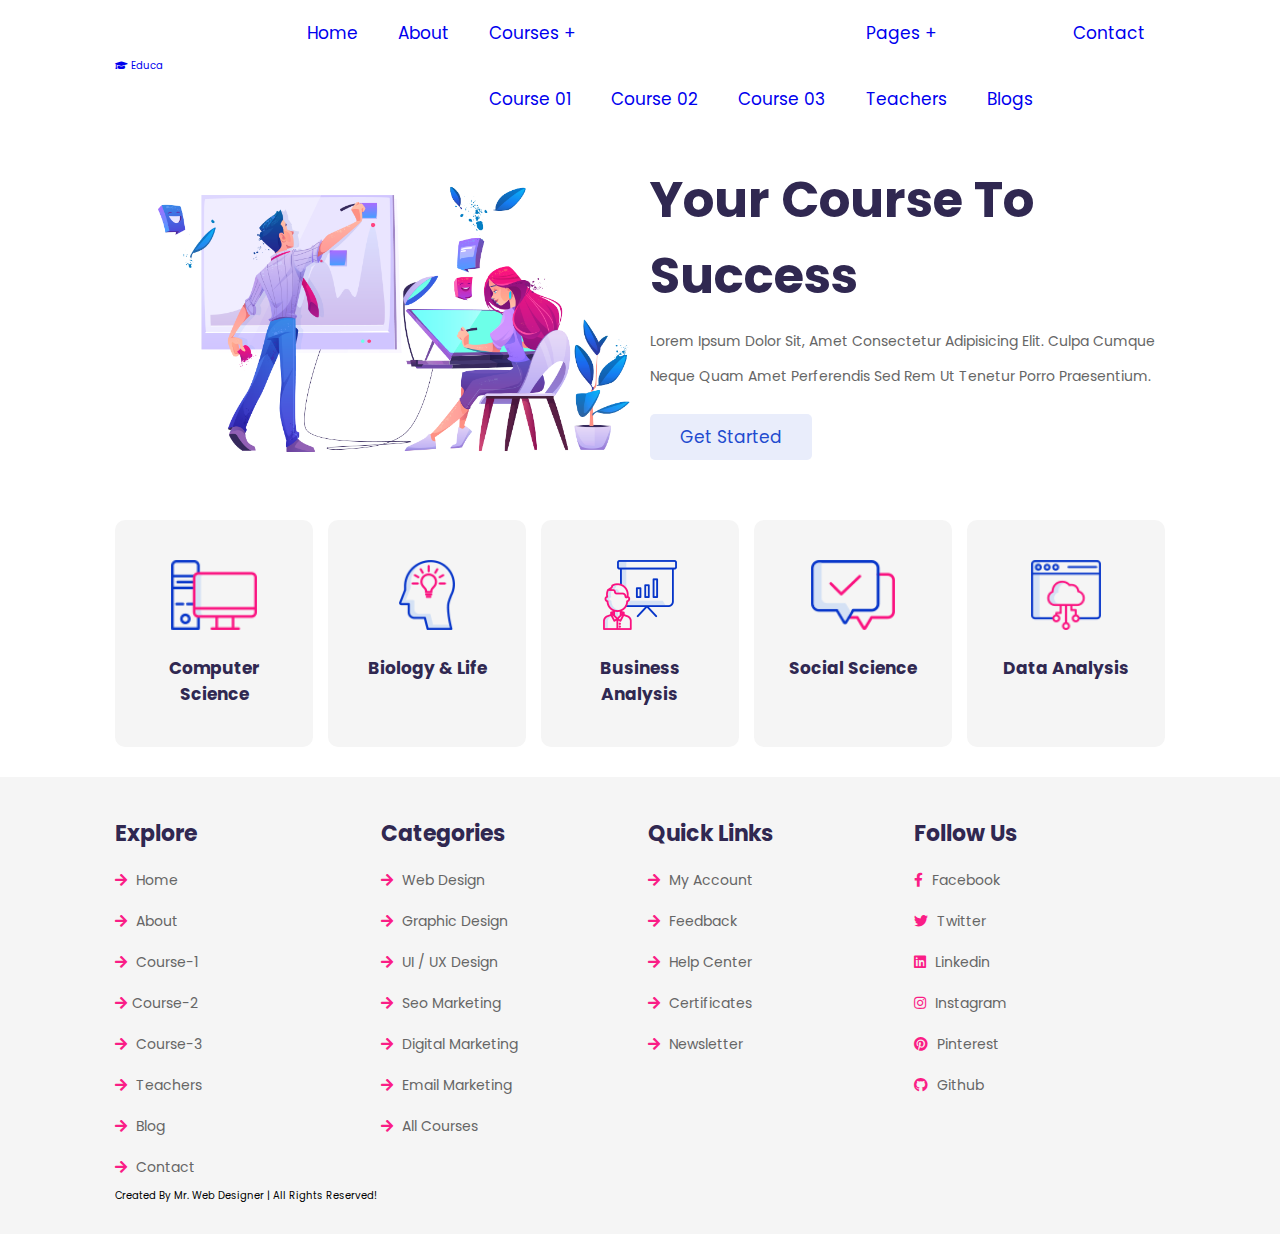
<file: home.html>
<!DOCTYPE html>
<html lang="en">
<head>
    <meta charset="UTF-8">
    <meta http-equiv="X-UA-Compatible" content="IE=edge">
    <meta name="viewport" content="width=device-width, initial-scale=1.0">
    <title>home</title>

    <!-- font awesome cdn link  -->
    <link rel="stylesheet" href="https://cdnjs.cloudflare.com/ajax/libs/font-awesome/5.15.4/css/all.min.css">

    <!-- custom css file link  -->
    <link rel="stylesheet" href="css/style.css">

</head>
<body>
    
<!-- header section starts  -->

<header class="header">

    <a href="home.html" class="logo"> <i class="fas fa-graduation-cap"></i> educa </a>

    <div id="menu-btn" class="fas fa-bars"></div>

    <nav class="navbar">
        <ul>
            <li><a href="home.html">home</a></li>
            <li><a href="about.html">about</a></li>
            <li><a href="#">courses +</a>
                <ul>
                    <li><a href="course-1.html">course 01</a></li>
                    <li><a href="course-2.html">course 02</a></li>
                    <li><a href="course-3.html">course 03</a></li>
                </ul>
            </li>
            <li><a href="#">pages +</a>
                <ul>
                    <li><a href="teachers.html">teachers</a></li>
                    <li><a href="blog.html">blogs</a></li>
                </ul>
            </li>
            <li><a href="contact.html">contact</a></li>
        </ul>
    </nav>

</header>

<!-- header section ends -->

<!-- home section starts  -->

<section class="home">

    <div class="image">
        <img src="images/home-img.png" alt="">
    </div>

    <div class="content">
        <h3>your course to success</h3>
        <p>Lorem ipsum dolor sit, amet consectetur adipisicing elit. Culpa cumque neque quam amet perferendis sed rem ut tenetur porro praesentium.</p>
        <a href="#" class="btn">get started</a>
    </div>

</section>

<!-- home section ends -->

<!-- categories section starts  -->

<section class="category">

    <a href="#" class="box">
        <img src="images/category-1.png" alt="">
        <h3>computer science</h3>
    </a>

    <a href="#" class="box">
        <img src="images/category-2.png" alt="">
        <h3>biology & life</h3>
    </a>

    <a href="#" class="box">
        <img src="images/category-3.png" alt="">
        <h3>business analysis</h3>
    </a>

    <a href="#" class="box">
        <img src="images/category-4.png" alt="">
        <h3>social science</h3>
    </a>

    <a href="#" class="box">
        <img src="images/category-5.png" alt="">
        <h3>data analysis</h3>
    </a>

</section>

<!-- categories section ends -->












<!-- footer section starts  -->

<section class="footer">

    <div class="box-container">

        <div class="box">
            <h3>explore</h3>
            <a href="home.html"> <i class="fas fa-arrow-right"></i> home </a>
            <a href="about.html"> <i class="fas fa-arrow-right"></i> about </a>
            <a href="course-1.html"> <i class="fas fa-arrow-right"></i> course-1 </a>
            <a href="course-2.html"> <i class="fas fa-arrow-right"></i>course-2 </a>
            <a href="course-3.html"> <i class="fas fa-arrow-right"></i> course-3 </a>
            <a href="teachers.html"> <i class="fas fa-arrow-right"></i> teachers </a>
            <a href="blog.html"> <i class="fas fa-arrow-right"></i> blog </a>
            <a href="contact.html"> <i class="fas fa-arrow-right"></i> contact </a>
        </div>

        <div class="box">
            <h3>categories</h3>
            <a href="#"> <i class="fas fa-arrow-right"></i> web design </a>
            <a href="#"> <i class="fas fa-arrow-right"></i> graphic design</a>
            <a href="#"> <i class="fas fa-arrow-right"></i> UI / UX design</a>
            <a href="#"> <i class="fas fa-arrow-right"></i> seo marketing</a>
            <a href="#"> <i class="fas fa-arrow-right"></i> digital marketing</a>
            <a href="#"> <i class="fas fa-arrow-right"></i> email marketing</a>
            <a href="#"> <i class="fas fa-arrow-right"></i> all courses</a>
        </div>

        <div class="box">
            <h3>quick links</h3>
            <a href="#"> <i class="fas fa-arrow-right"></i> my account </a>
            <a href="#"> <i class="fas fa-arrow-right"></i> feedback </a>
            <a href="#"> <i class="fas fa-arrow-right"></i> help center </a>
            <a href="#"> <i class="fas fa-arrow-right"></i> certificates </a>
            <a href="#"> <i class="fas fa-arrow-right"></i> newsletter </a>
        </div>

        <div class="box">
            <h3>follow us</h3>
            <a href="#"> <i class="fab fa-facebook-f"></i> facebook </a>
            <a href="#"> <i class="fab fa-twitter"></i> twitter </a>
            <a href="#"> <i class="fab fa-linkedin"></i> linkedin </a>
            <a href="#"> <i class="fab fa-instagram"></i> instagram </a>
            <a href="#"> <i class="fab fa-pinterest"></i> pinterest </a>
            <a href="#"> <i class="fab fa-github"></i> github </a>
        </div>

    </div>

    <div class="credit"> created by <span>mr. web designer</span> | all rights reserved! </div>

</section>

<!-- footer section ends -->

<!-- custom js file link  -->
<script src="js/script.js"></script>

</body>
</html>
</file>
<file: css/style.css>
@import url("https://fonts.googleapis.com/css2?family=Poppins:wght@100;300;400;500;600&display=swap");
* {
  font-family: 'Poppins', sans-serif;
  margin: 0;
  padding: 0;
  -webkit-box-sizing: border-box;
          box-sizing: border-box;
  text-transform: capitalize;
  text-decoration: none;
  outline: none;
  border: none;
  -webkit-transition: all .2s linear;
  transition: all .2s linear;
}

html {
  font-size: 62.5%;
  overflow-x: hidden;
}

section {
  padding: 3rem 9%;
}

.btn {
  display: inline-block;
  margin-top: 1rem;
  padding: 1rem 3rem;
  background: #e9edfb;
  color: #224bcf;
  cursor: pointer;
  border-radius: .5rem;
  font-size: 1.7rem;
}

.btn:hover {
  color: #fff;
  background: #224bcf;
}

.heading {
  background: url(../images/heading-bg.png) no-repeat;
  background-size: cover;
  background-position: center;
}

.heading h3 {
  font-size: 3.5rem;
  color: #302851;
}

.heading p {
  font-size: 1.6rem;
  color: #666;
  padding-top: .5rem;
}

.heading p a {
  padding-right: .5rem;
  color: #fa1d86;
}

.heading p a:hover {
  color: #224bcf;
}

.header {
  z-index: 1000;
  display: -webkit-box;
  display: -ms-flexbox;
  display: flex;
  -webkit-box-align: center;
      -ms-flex-align: center;
          align-items: center;
  -webkit-box-pack: justify;
      -ms-flex-pack: justify;
          justify-content: space-between;
  padding: 0 9%;
}

.header .logo img{
  width: 50px;
}

.header .navbar ul {
  list-style: none;
}

.header .navbar ul li {
  position: relative;
  float: left;
}

.header .navbar ul li:hover ul {
  display: block;
}

.header .navbar ul li a {
  padding: 2rem;
  display: block;
  font-size: 1.7rem;
}

#menu-btn {
  cursor: pointer;
  color: #fff;
  font-size: 2.5rem;
  display: none;
}

.home {
  display: -webkit-box;
  display: -ms-flexbox;
  display: flex;
  -webkit-box-align: center;
      -ms-flex-align: center;
          align-items: center;
  -ms-flex-wrap: wrap;
      flex-wrap: wrap;
  gap: 2rem;
}

.home .image {
  -webkit-box-flex: 1;
      -ms-flex: 1 1 42rem;
          flex: 1 1 42rem;
}

.home .image img {
  width: 100%;
}

.home .content {
  -webkit-box-flex: 1;
      -ms-flex: 1 1 42rem;
          flex: 1 1 42rem;
}

.home .content h3 {
  color: #302851;
  font-size: 5rem;
}

.home .content p {
  font-size: 1.4rem;
  color: #666;
  padding: 1rem 0;
  line-height: 2.5;
}

.category {
  display: -ms-grid;
  display: grid;
  -ms-grid-columns: (minmax(16rem, 1fr))[auto-fit];
      grid-template-columns: repeat(auto-fit, minmax(16rem, 1fr));
  gap: 1.5rem;
}

.category .box {
  border-radius: 1rem;
  background: #f5f5f5;
  padding: 4rem 3rem;
  text-align: center;
}

.category .box img {
  height: 7rem;
  margin-bottom: 2rem;
}

.category .box h3 {
  font-size: 1.7rem;
  color: #302851;
}

.about {
  display: -webkit-box;
  display: -ms-flexbox;
  display: flex;
  -webkit-box-align: center;
      -ms-flex-align: center;
          align-items: center;
  -ms-flex-wrap: wrap;
      flex-wrap: wrap;
  gap: 2rem;
}

.about .image {
  -webkit-box-flex: 1;
      -ms-flex: 1 1 42rem;
          flex: 1 1 42rem;
}

.about .image img {
  width: 100%;
}

.about .content {
  -webkit-box-flex: 1;
      -ms-flex: 1 1 42rem;
          flex: 1 1 42rem;
}

.about .content h3 {
  color: #302851;
  font-size: 4.5rem;
}

.about .content p {
  font-size: 1.4rem;
  padding: 1rem 0;
  color: #666;
  line-height: 2.5;
}

.course-1 {
  display: -ms-grid;
  display: grid;
  -ms-grid-columns: (minmax(31rem, 1fr))[auto-fit];
      grid-template-columns: repeat(auto-fit, minmax(31rem, 1fr));
  gap: 1.5rem;
}

.course-1 .box {
  background: #f5f5f5;
  border-radius: 1rem;
  text-align: center;
  padding: 3rem 2rem;
}

.course-1 .box img {
  margin-bottom: 1rem;
  height: 8rem;
}

.course-1 .box h3 {
  font-size: 2rem;
  color: #302851;
  padding: .5rem 0;
}

.course-1 .box p {
  font-size: 1.4rem;
  color: #666;
  line-height: 2.5;
  padding: 1rem 0;
}

.course-2 {
  display: -ms-grid;
  display: grid;
  -ms-grid-columns: (minmax(31rem, 1fr))[auto-fit];
      grid-template-columns: repeat(auto-fit, minmax(31rem, 1fr));
  gap: 1.5rem;
}

.course-2 .box {
  padding: 2rem;
  border-radius: 1rem;
  background: #f5f5f5;
}

.course-2 .box .image {
  margin-bottom: 2rem;
  text-align: center;
}

.course-2 .box .image img {
  height: 22rem;
}

.course-2 .box .content span {
  font-size: 1.4rem;
  color: #fa1d86;
  background: #ffeaf4;
  padding: .5rem 1rem;
}

.course-2 .box .content h3 {
  color: #302851;
  line-height: 2;
  margin-top: 1.5rem;
  font-size: 2rem;
}

.course-2 .box .content p {
  font-size: 1.4rem;
  color: #666;
  line-height: 2.5;
  padding: 1rem 0;
}

.course-2 .box .content .icons {
  margin-top: 2rem;
  padding-top: 2rem;
  display: -webkit-box;
  display: -ms-flexbox;
  display: flex;
  -webkit-box-align: center;
      -ms-flex-align: center;
          align-items: center;
  -webkit-box-pack: justify;
      -ms-flex-pack: justify;
          justify-content: space-between;
  border-top: 0.1rem solid rgba(0, 0, 0, 0.1);
}

.course-2 .box .content .icons a {
  font-size: 1.4rem;
  color: #666;
}

.course-2 .box .content .icons a:hover {
  color: #fa1d86;
}

.course-2 .box .content .icons a i {
  padding-right: .5rem;
  color: #fa1d86;
}

.course-3 {
  display: -ms-grid;
  display: grid;
  -ms-grid-columns: (minmax(31rem, 1fr))[auto-fit];
      grid-template-columns: repeat(auto-fit, minmax(31rem, 1fr));
  gap: 1.5rem;
}

.course-3 .box {
  text-align: center;
  overflow: hidden;
}

.course-3 .box:hover .video video {
  -webkit-transform: scale(1.1);
          transform: scale(1.1);
}

.course-3 .box .video {
  height: 25rem;
  width: 100%;
  overflow: hidden;
  border-radius: .5rem;
  position: relative;
}

.course-3 .box .video video {
  height: 100%;
  width: 100%;
  -o-object-fit: cover;
     object-fit: cover;
  cursor: pointer;
}

.course-3 .box .video i {
  position: absolute;
  top: 50%;
  left: 50%;
  -webkit-transform: translate(-50%, -50%);
          transform: translate(-50%, -50%);
  font-size: 2rem;
  height: 5rem;
  width: 5rem;
  line-height: 5rem;
  border-radius: 50%;
  background: #fff;
  color: #302851;
  pointer-events: none;
  z-index: 10;
}

.course-3 .box .content {
  padding-top: 1rem;
}

.course-3 .box .content h3 {
  font-size: 1.7rem;
  color: #302851;
  padding: .5rem 0;
}

.course-3 .box .content p {
  font-size: 1.5rem;
  color: #666;
}

.main-video {
  position: fixed;
  top: 0;
  left: 0;
  z-index: 10000;
  background: rgba(0, 0, 0, 0.7);
  display: -webkit-box;
  display: -ms-flexbox;
  display: flex;
  -webkit-box-align: center;
      -ms-flex-align: center;
          align-items: center;
  -webkit-box-pack: center;
      -ms-flex-pack: center;
          justify-content: center;
  height: 100%;
  width: 100%;
  display: none;
}

.main-video.active {
  display: -webkit-box;
  display: -ms-flexbox;
  display: flex;
}

.main-video #close-vid {
  position: absolute;
  top: 1.5rem;
  right: 2.5rem;
  font-size: 6rem;
  color: #fff;
  cursor: pointer;
}

.main-video video {
  width: 80%;
  border: 0.5rem solid #fff;
  border-radius: .5rem;
}

.blog {
  display: -ms-grid;
  display: grid;
  -ms-grid-columns: (minmax(31rem, 1fr))[auto-fit];
      grid-template-columns: repeat(auto-fit, minmax(31rem, 1fr));
  gap: 1.5rem;
}

.blog .box .image {
  height: 25rem;
  width: 100%;
  overflow: hidden;
}

.blog .box .image img {
  height: 100%;
  width: 100%;
  -o-object-fit: cover;
     object-fit: cover;
  border-radius: .5rem;
}

.blog .box .content {
  padding: 2rem;
  background: #f5f5f5;
}

.blog .box .content .icons {
  padding: 1.5rem 0;
  margin-bottom: 1rem;
  display: -webkit-box;
  display: -ms-flexbox;
  display: flex;
  -webkit-box-align: center;
      -ms-flex-align: center;
          align-items: center;
  -webkit-box-pack: justify;
      -ms-flex-pack: justify;
          justify-content: space-between;
}

.blog .box .content .icons a {
  font-size: 1.4rem;
  color: #666;
}

.blog .box .content .icons a:hover {
  color: #224bcf;
}

.blog .box .content .icons a i {
  padding-right: .5rem;
  color: #224bcf;
}

.blog .box .content h3 {
  font-size: 1.7rem;
  padding: .5rem 0;
  color: #302851;
}

.blog .box .content p {
  padding: 1rem 0;
  font-size: 1.4rem;
  line-height: 2.5;
  color: #666;
}

.footer {
  background: #f5f5f5;
}

.footer .box-container {
  display: -ms-grid;
  display: grid;
  -ms-grid-columns: (minmax(25rem, 1fr))[auto-fit];
      grid-template-columns: repeat(auto-fit, minmax(25rem, 1fr));
  gap: 1.5rem;
}

.footer .box-container .box h3 {
  font-size: 2.2rem;
  padding: 1rem 0;
  color: #302851;
}

.footer .box-container .box a {
  display: block;
  font-size: 1.4rem;
  padding: 1rem 0;
  color: #666;
}

.footer .box-container .box a:hover {
  color: #fa1d86;
}

.footer .box-container .box a:hover i {
  padding-right: 2rem;
}

.footer .box-container .box a i {
  color: #fa1d86;
  padding-right: .5rem;
}

@media (max-width: 1200px) {
  html {
    font-size: 55%;
  }
  section {
    padding: 3rem 2rem;
  }
}

@media (max-width: 768px) {
  #menu-btn {
    display: inline-block;
  }
  .header {
    padding: 2rem;
  }
  .header .navbar {
    position: absolute;
    top: 99%;
    left: 0;
    right: 0;
    background: #224bcf;
    -webkit-clip-path: polygon(0 0, 100% 0, 100% 0, 0 0);
            clip-path: polygon(0 0, 100% 0, 100% 0, 0 0);
  }
  .header .navbar.active {
    -webkit-clip-path: polygon(0 0, 100% 0, 100% 100%, 0 100%);
            clip-path: polygon(0 0, 100% 0, 100% 100%, 0 100%);
  }
  .header .navbar ul li {
    width: 100%;
  }
  .header .navbar ul li ul {
    width: 100%;
    position: relative;
  }
  .about .content h3 {
    font-size: 3rem;
  }
  .main-video video {
    width: 95%;
    border-width: .2rem;
  }
}

@media (max-width: 450px) {
  html {
    font-size: 50%;
  }
}
/*# sourceMappingURL=style.css.map */
</file>
